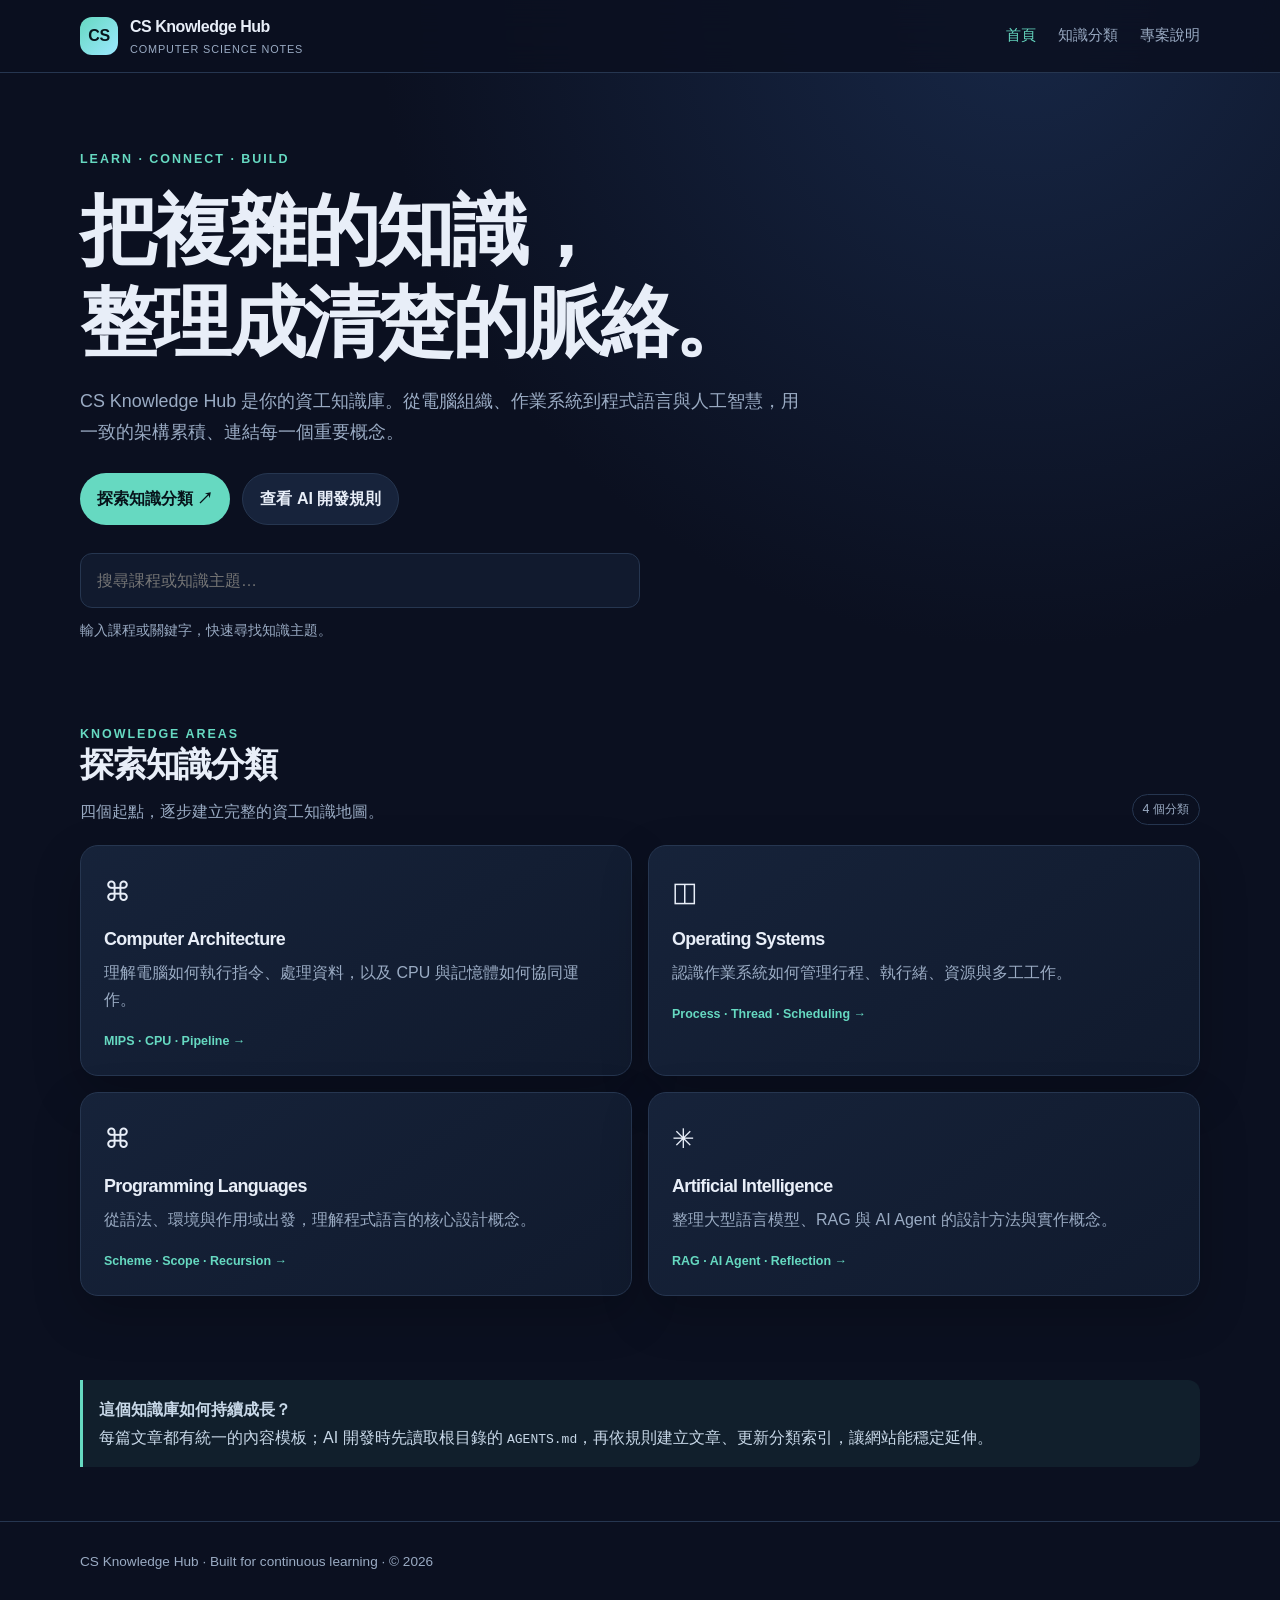
<file: index.html>
<!doctype html>
<html lang="zh-Hant">
<head>
  <meta charset="utf-8">
  <meta name="viewport" content="width=device-width, initial-scale=1">
  <meta name="description" content="CS Knowledge Hub — 以繁體中文整理資工課程知識。">
  <title>CS Knowledge Hub | 資工知識庫</title>
  <link rel="stylesheet" href="assets/css/style.css">
  <script src="assets/js/main.js" defer></script>
</head>
<body>
<header class="site-header"><div class="header-inner">
  <a class="brand" href="index.html"><span class="brand-mark">CS</span><span>CS Knowledge Hub<small>COMPUTER SCIENCE NOTES</small></span></a>
  <nav class="nav" aria-label="主要導覽"><a href="index.html" aria-current="page">首頁</a><a href="#courses">知識分類</a><a href="README.md">專案說明</a></nav>
</div></header>
<main>
  <section class="hero container">
    <div class="eyebrow">Learn · Connect · Build</div>
    <h1>把複雜的知識，<br>整理成清楚的脈絡。</h1>
    <p class="lead">CS Knowledge Hub 是你的資工知識庫。從電腦組織、作業系統到程式語言與人工智慧，用一致的架構累積、連結每一個重要概念。</p>
    <div class="hero-actions"><a class="btn" href="#courses">探索知識分類 ↗</a><a class="btn secondary" href="AGENTS.md">查看 AI 開發規則</a></div>
    <div class="search-wrap"><input type="search" data-search placeholder="搜尋課程或知識主題…" aria-label="搜尋知識主題"></div>
    <div class="search-results" data-search-result aria-live="polite">輸入課程或關鍵字，快速尋找知識主題。</div>
  </section>
  <section class="section container" id="courses">
    <div class="section-head"><div><div class="eyebrow">Knowledge Areas</div><h2>探索知識分類</h2><p>四個起點，逐步建立完整的資工知識地圖。</p></div><span class="pill">4 個分類</span></div>
    <div class="grid">
      <a class="card" data-search-item href="pages/computer-architecture/index.html"><div class="card-icon">⌘</div><h3>Computer Architecture</h3><p>理解電腦如何執行指令、處理資料，以及 CPU 與記憶體如何協同運作。</p><div class="card-meta">MIPS · CPU · Pipeline →</div></a>
      <a class="card" data-search-item href="pages/operating-systems/index.html"><div class="card-icon">◫</div><h3>Operating Systems</h3><p>認識作業系統如何管理行程、執行緒、資源與多工工作。</p><div class="card-meta">Process · Thread · Scheduling →</div></a>
      <a class="card" data-search-item href="pages/programming-languages/index.html"><div class="card-icon">⌘</div><h3>Programming Languages</h3><p>從語法、環境與作用域出發，理解程式語言的核心設計概念。</p><div class="card-meta">Scheme · Scope · Recursion →</div></a>
      <a class="card" data-search-item href="pages/artificial-intelligence/index.html"><div class="card-icon">✳</div><h3>Artificial Intelligence</h3><p>整理大型語言模型、RAG 與 AI Agent 的設計方法與實作概念。</p><div class="card-meta">RAG · AI Agent · Reflection →</div></a>
    </div>
  </section>
  <section class="section container">
    <div class="callout"><strong>這個知識庫如何持續成長？</strong><br>每篇文章都有統一的內容模板；AI 開發時先讀取根目錄的 <code>AGENTS.md</code>，再依規則建立文章、更新分類索引，讓網站能穩定延伸。</div>
  </section>
</main>
<footer class="site-footer"><div class="container">CS Knowledge Hub · Built for continuous learning · © <span data-year></span></div></footer>
</body></html>
</file>
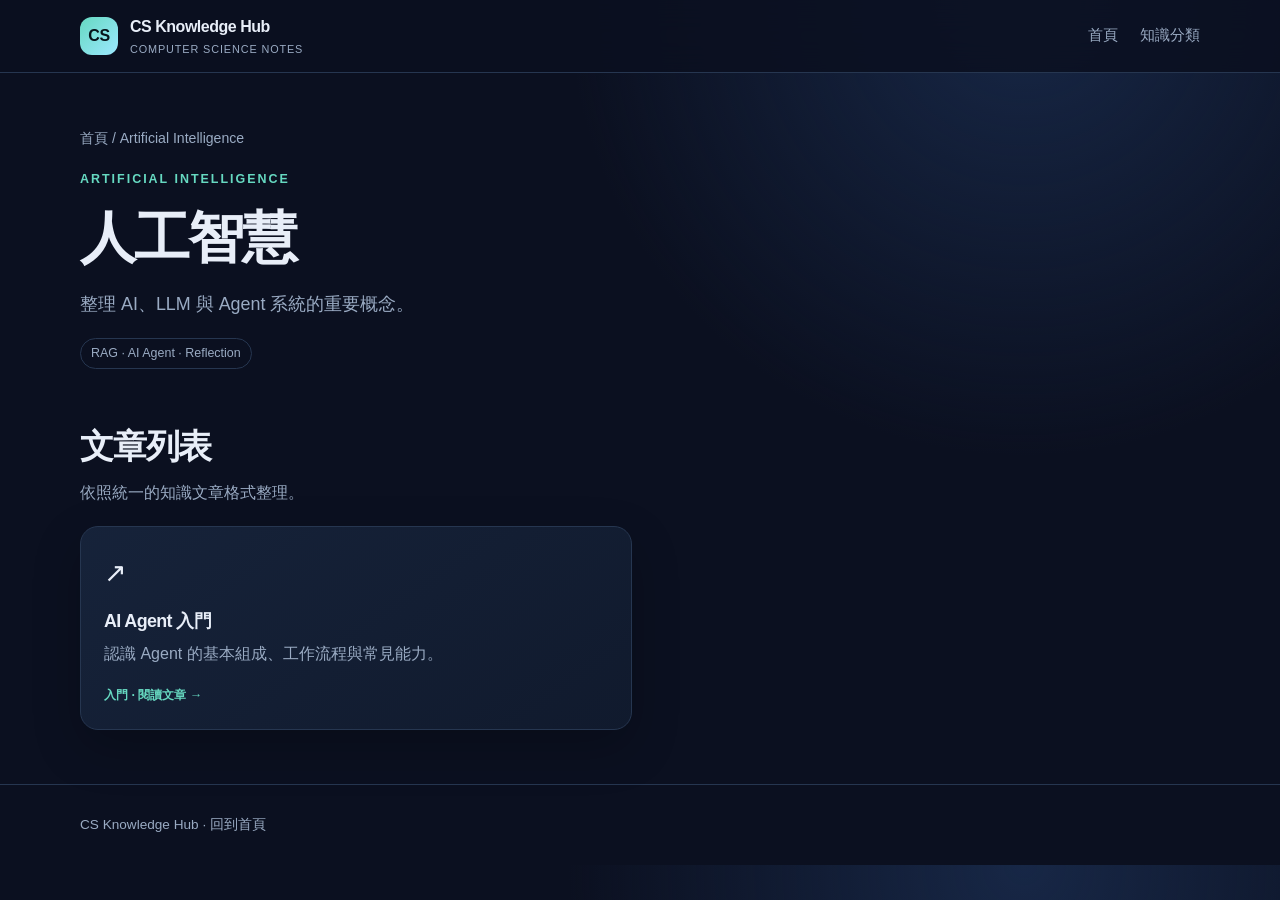
<file: pages/artificial-intelligence/index.html>
<!doctype html>
<html lang="zh-Hant"><head><meta charset="utf-8"><meta name="viewport" content="width=device-width, initial-scale=1">
<title>Artificial Intelligence | CS Knowledge Hub</title><link rel="stylesheet" href="../../assets/css/style.css"><script src="../../assets/js/main.js" defer></script></head>
<body><header class="site-header"><div class="header-inner"><a class="brand" href="../../index.html"><span class="brand-mark">CS</span><span>CS Knowledge Hub<small>COMPUTER SCIENCE NOTES</small></span></a><nav class="nav" aria-label="主要導覽"><a href="../../index.html">首頁</a><a href="../../index.html#courses">知識分類</a></nav></div></header>
<main class="container"><section class="page-hero"><div class="breadcrumb"><a href="../../index.html">首頁</a> / Artificial Intelligence</div><div class="eyebrow">Artificial Intelligence</div><h1>人工智慧</h1><p class="lead">整理 AI、LLM 與 Agent 系統的重要概念。</p><span class="pill">RAG · AI Agent · Reflection</span></section>
<section class="section"><div class="section-head"><div><h2>文章列表</h2><p>依照統一的知識文章格式整理。</p></div></div>
<div class="grid"><a class="card" href="ai-agent-basics.html"><div class="card-icon">↗</div><h3>AI Agent 入門</h3><p>認識 Agent 的基本組成、工作流程與常見能力。</p><div class="card-meta">入門 · 閱讀文章 →</div></a></div>
</section></main><footer class="site-footer"><div class="container">CS Knowledge Hub · <a href="../../index.html">回到首頁</a></div></footer></body></html>
</file>
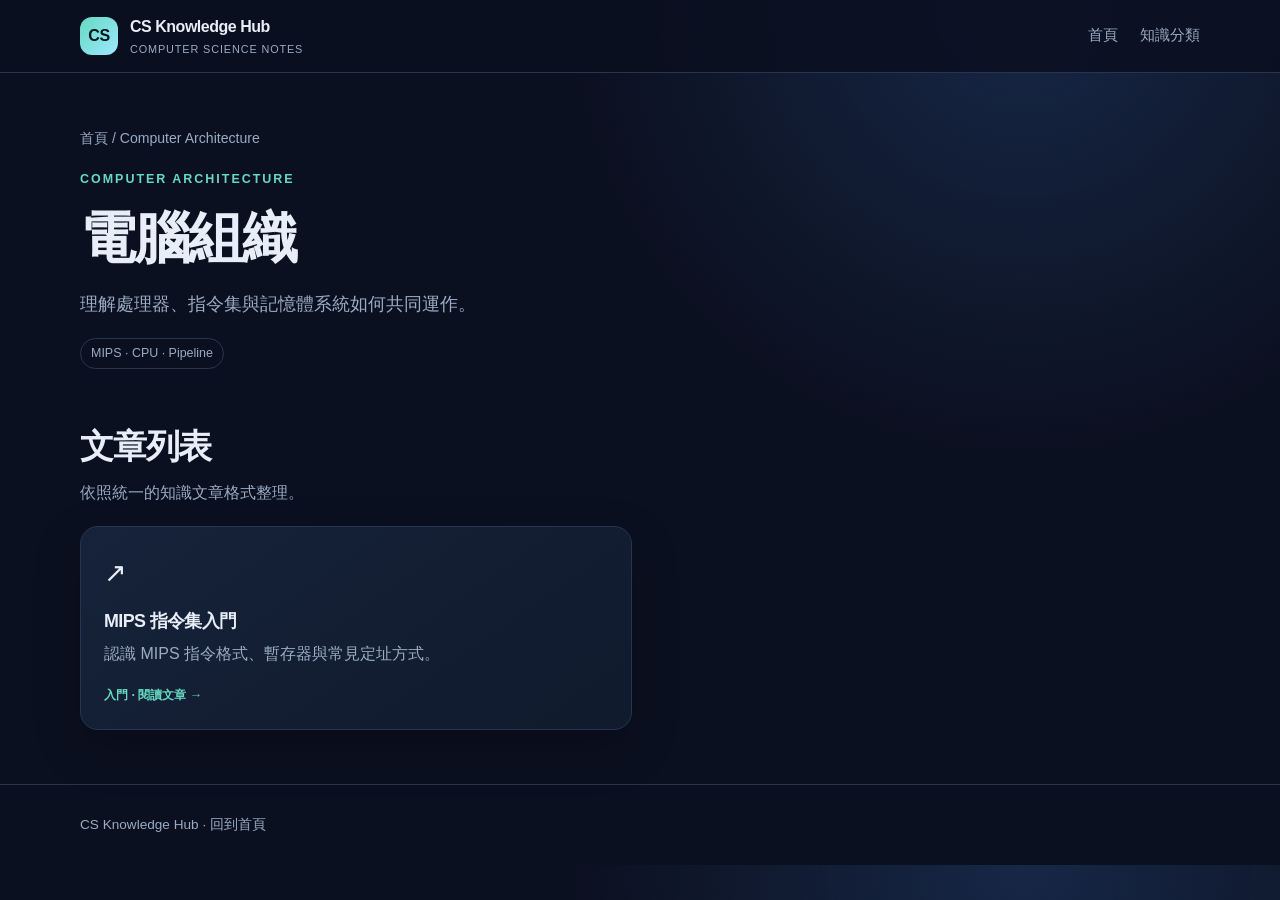
<file: pages/computer-architecture/index.html>
<!doctype html>
<html lang="zh-Hant"><head><meta charset="utf-8"><meta name="viewport" content="width=device-width, initial-scale=1">
<title>Computer Architecture | CS Knowledge Hub</title><link rel="stylesheet" href="../../assets/css/style.css"><script src="../../assets/js/main.js" defer></script></head>
<body><header class="site-header"><div class="header-inner"><a class="brand" href="../../index.html"><span class="brand-mark">CS</span><span>CS Knowledge Hub<small>COMPUTER SCIENCE NOTES</small></span></a><nav class="nav" aria-label="主要導覽"><a href="../../index.html">首頁</a><a href="../../index.html#courses">知識分類</a></nav></div></header>
<main class="container"><section class="page-hero"><div class="breadcrumb"><a href="../../index.html">首頁</a> / Computer Architecture</div><div class="eyebrow">Computer Architecture</div><h1>電腦組織</h1><p class="lead">理解處理器、指令集與記憶體系統如何共同運作。</p><span class="pill">MIPS · CPU · Pipeline</span></section>
<section class="section"><div class="section-head"><div><h2>文章列表</h2><p>依照統一的知識文章格式整理。</p></div></div>
<div class="grid"><a class="card" href="mips-basics.html"><div class="card-icon">↗</div><h3>MIPS 指令集入門</h3><p>認識 MIPS 指令格式、暫存器與常見定址方式。</p><div class="card-meta">入門 · 閱讀文章 →</div></a></div>
</section></main><footer class="site-footer"><div class="container">CS Knowledge Hub · <a href="../../index.html">回到首頁</a></div></footer></body></html>
</file>
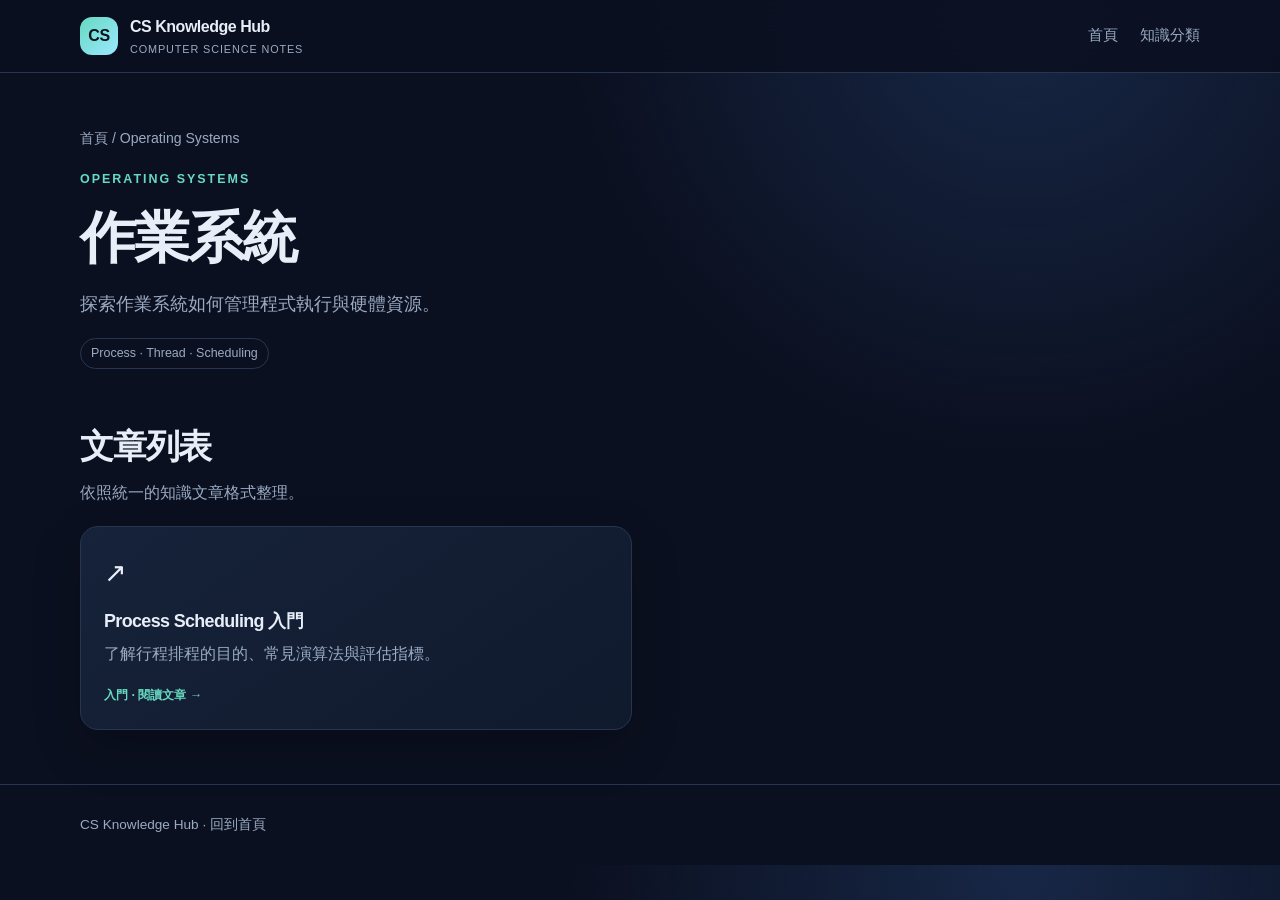
<file: pages/operating-systems/index.html>
<!doctype html>
<html lang="zh-Hant"><head><meta charset="utf-8"><meta name="viewport" content="width=device-width, initial-scale=1">
<title>Operating Systems | CS Knowledge Hub</title><link rel="stylesheet" href="../../assets/css/style.css"><script src="../../assets/js/main.js" defer></script></head>
<body><header class="site-header"><div class="header-inner"><a class="brand" href="../../index.html"><span class="brand-mark">CS</span><span>CS Knowledge Hub<small>COMPUTER SCIENCE NOTES</small></span></a><nav class="nav" aria-label="主要導覽"><a href="../../index.html">首頁</a><a href="../../index.html#courses">知識分類</a></nav></div></header>
<main class="container"><section class="page-hero"><div class="breadcrumb"><a href="../../index.html">首頁</a> / Operating Systems</div><div class="eyebrow">Operating Systems</div><h1>作業系統</h1><p class="lead">探索作業系統如何管理程式執行與硬體資源。</p><span class="pill">Process · Thread · Scheduling</span></section>
<section class="section"><div class="section-head"><div><h2>文章列表</h2><p>依照統一的知識文章格式整理。</p></div></div>
<div class="grid"><a class="card" href="process-scheduling.html"><div class="card-icon">↗</div><h3>Process Scheduling 入門</h3><p>了解行程排程的目的、常見演算法與評估指標。</p><div class="card-meta">入門 · 閱讀文章 →</div></a></div>
</section></main><footer class="site-footer"><div class="container">CS Knowledge Hub · <a href="../../index.html">回到首頁</a></div></footer></body></html>
</file>
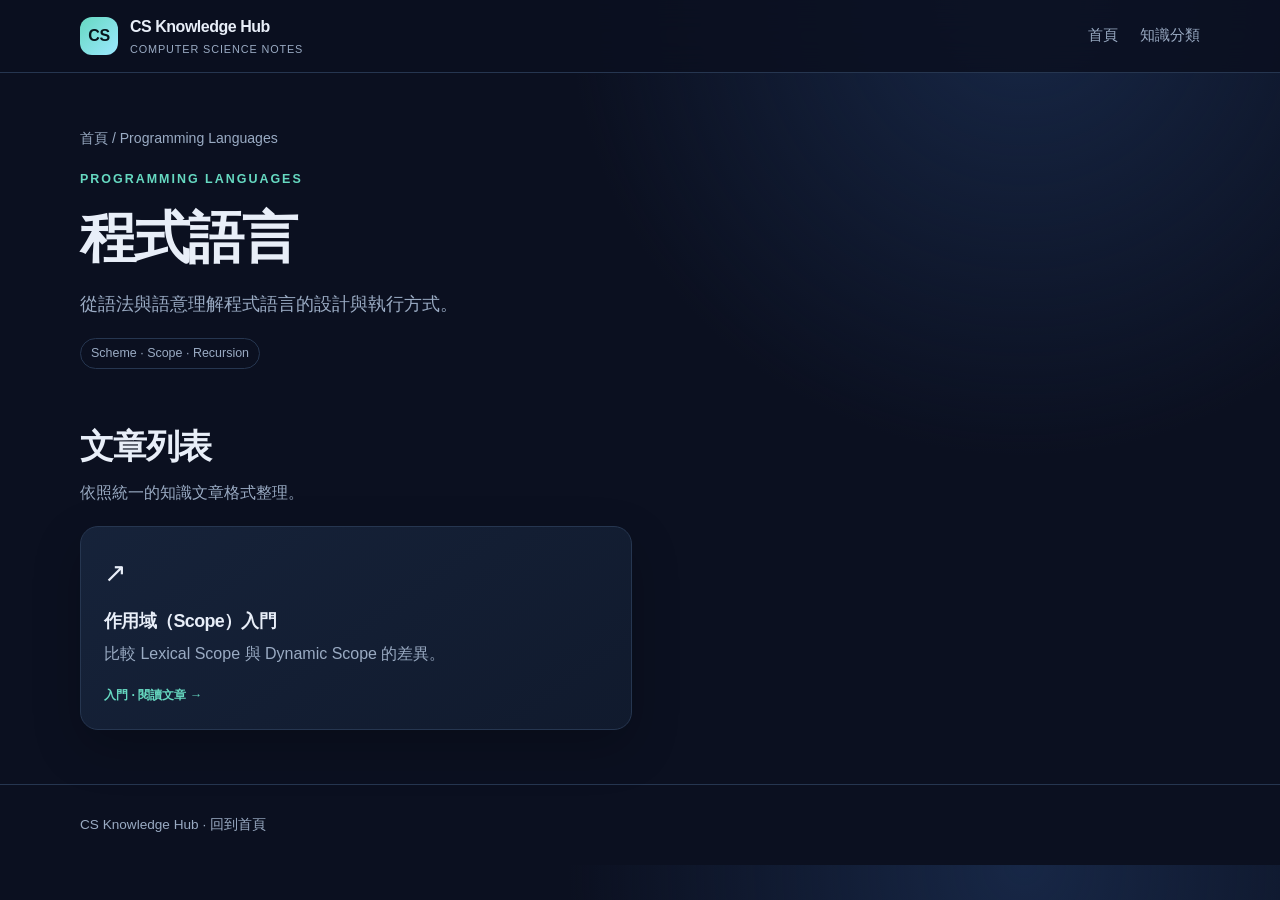
<file: pages/programming-languages/index.html>
<!doctype html>
<html lang="zh-Hant"><head><meta charset="utf-8"><meta name="viewport" content="width=device-width, initial-scale=1">
<title>Programming Languages | CS Knowledge Hub</title><link rel="stylesheet" href="../../assets/css/style.css"><script src="../../assets/js/main.js" defer></script></head>
<body><header class="site-header"><div class="header-inner"><a class="brand" href="../../index.html"><span class="brand-mark">CS</span><span>CS Knowledge Hub<small>COMPUTER SCIENCE NOTES</small></span></a><nav class="nav" aria-label="主要導覽"><a href="../../index.html">首頁</a><a href="../../index.html#courses">知識分類</a></nav></div></header>
<main class="container"><section class="page-hero"><div class="breadcrumb"><a href="../../index.html">首頁</a> / Programming Languages</div><div class="eyebrow">Programming Languages</div><h1>程式語言</h1><p class="lead">從語法與語意理解程式語言的設計與執行方式。</p><span class="pill">Scheme · Scope · Recursion</span></section>
<section class="section"><div class="section-head"><div><h2>文章列表</h2><p>依照統一的知識文章格式整理。</p></div></div>
<div class="grid"><a class="card" href="scope-basics.html"><div class="card-icon">↗</div><h3>作用域（Scope）入門</h3><p>比較 Lexical Scope 與 Dynamic Scope 的差異。</p><div class="card-meta">入門 · 閱讀文章 →</div></a></div>
</section></main><footer class="site-footer"><div class="container">CS Knowledge Hub · <a href="../../index.html">回到首頁</a></div></footer></body></html>
</file>
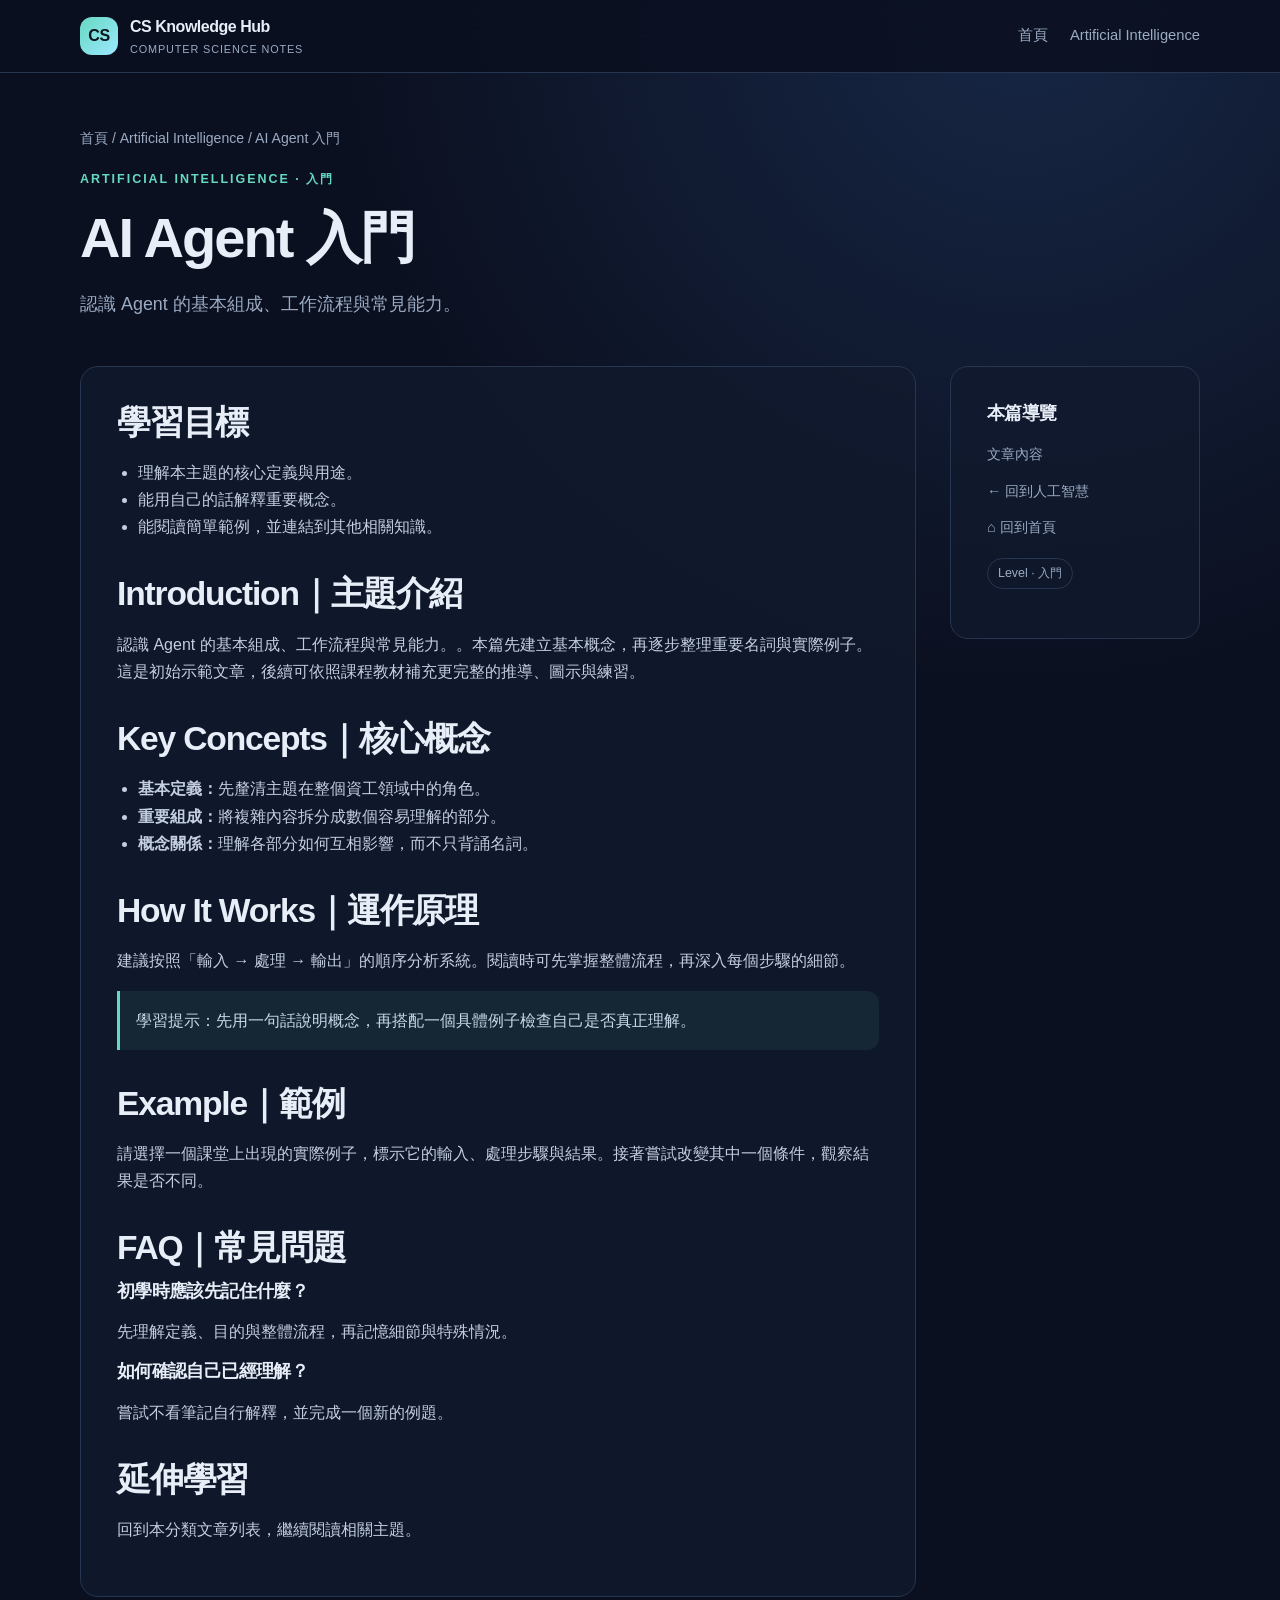
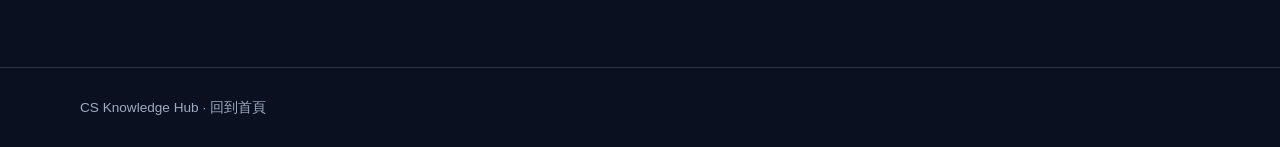
<file: pages/artificial-intelligence/ai-agent-basics.html>
<!doctype html>
<html lang="zh-Hant"><head><meta charset="utf-8"><meta name="viewport" content="width=device-width, initial-scale=1">
<title>AI Agent 入門 | CS Knowledge Hub</title><link rel="stylesheet" href="../../assets/css/style.css"><script src="../../assets/js/main.js" defer></script></head>
<body><header class="site-header"><div class="header-inner"><a class="brand" href="../../index.html"><span class="brand-mark">CS</span><span>CS Knowledge Hub<small>COMPUTER SCIENCE NOTES</small></span></a><nav class="nav" aria-label="主要導覽"><a href="../../index.html">首頁</a><a href="index.html">Artificial Intelligence</a></nav></div></header>
<main class="container"><section class="page-hero"><div class="breadcrumb"><a href="../../index.html">首頁</a> / <a href="index.html">Artificial Intelligence</a> / AI Agent 入門</div><div class="eyebrow">Artificial Intelligence · 入門</div><h1>AI Agent 入門</h1><p class="lead">認識 Agent 的基本組成、工作流程與常見能力。</p></section>
<div class="article-layout"><article class="article">
<h2>學習目標</h2><ul><li>理解本主題的核心定義與用途。</li><li>能用自己的話解釋重要概念。</li><li>能閱讀簡單範例，並連結到其他相關知識。</li></ul>
<h2>Introduction｜主題介紹</h2><p>認識 Agent 的基本組成、工作流程與常見能力。。本篇先建立基本概念，再逐步整理重要名詞與實際例子。這是初始示範文章，後續可依照課程教材補充更完整的推導、圖示與練習。</p>
<h2>Key Concepts｜核心概念</h2><ul><li><strong>基本定義：</strong>先釐清主題在整個資工領域中的角色。</li><li><strong>重要組成：</strong>將複雜內容拆分成數個容易理解的部分。</li><li><strong>概念關係：</strong>理解各部分如何互相影響，而不只背誦名詞。</li></ul>
<h2>How It Works｜運作原理</h2><p>建議按照「輸入 → 處理 → 輸出」的順序分析系統。閱讀時可先掌握整體流程，再深入每個步驟的細節。</p>
<div class="callout">學習提示：先用一句話說明概念，再搭配一個具體例子檢查自己是否真正理解。</div>
<h2>Example｜範例</h2><p>請選擇一個課堂上出現的實際例子，標示它的輸入、處理步驟與結果。接著嘗試改變其中一個條件，觀察結果是否不同。</p>
<h2>FAQ｜常見問題</h2><h3>初學時應該先記住什麼？</h3><p>先理解定義、目的與整體流程，再記憶細節與特殊情況。</p>
<h3>如何確認自己已經理解？</h3><p>嘗試不看筆記自行解釋，並完成一個新的例題。</p>
<h2>延伸學習</h2><p>回到<a href="index.html">本分類文章列表</a>，繼續閱讀相關主題。</p>
</article><aside class="side-panel"><h3>本篇導覽</h3><a href="#top">文章內容</a><a href="index.html">← 回到人工智慧</a><a href="../../index.html">⌂ 回到首頁</a><p class="pill">Level · 入門</p></aside></div></main>
<footer class="site-footer"><div class="container">CS Knowledge Hub · <a href="../../index.html">回到首頁</a></div></footer></body></html>
</file>
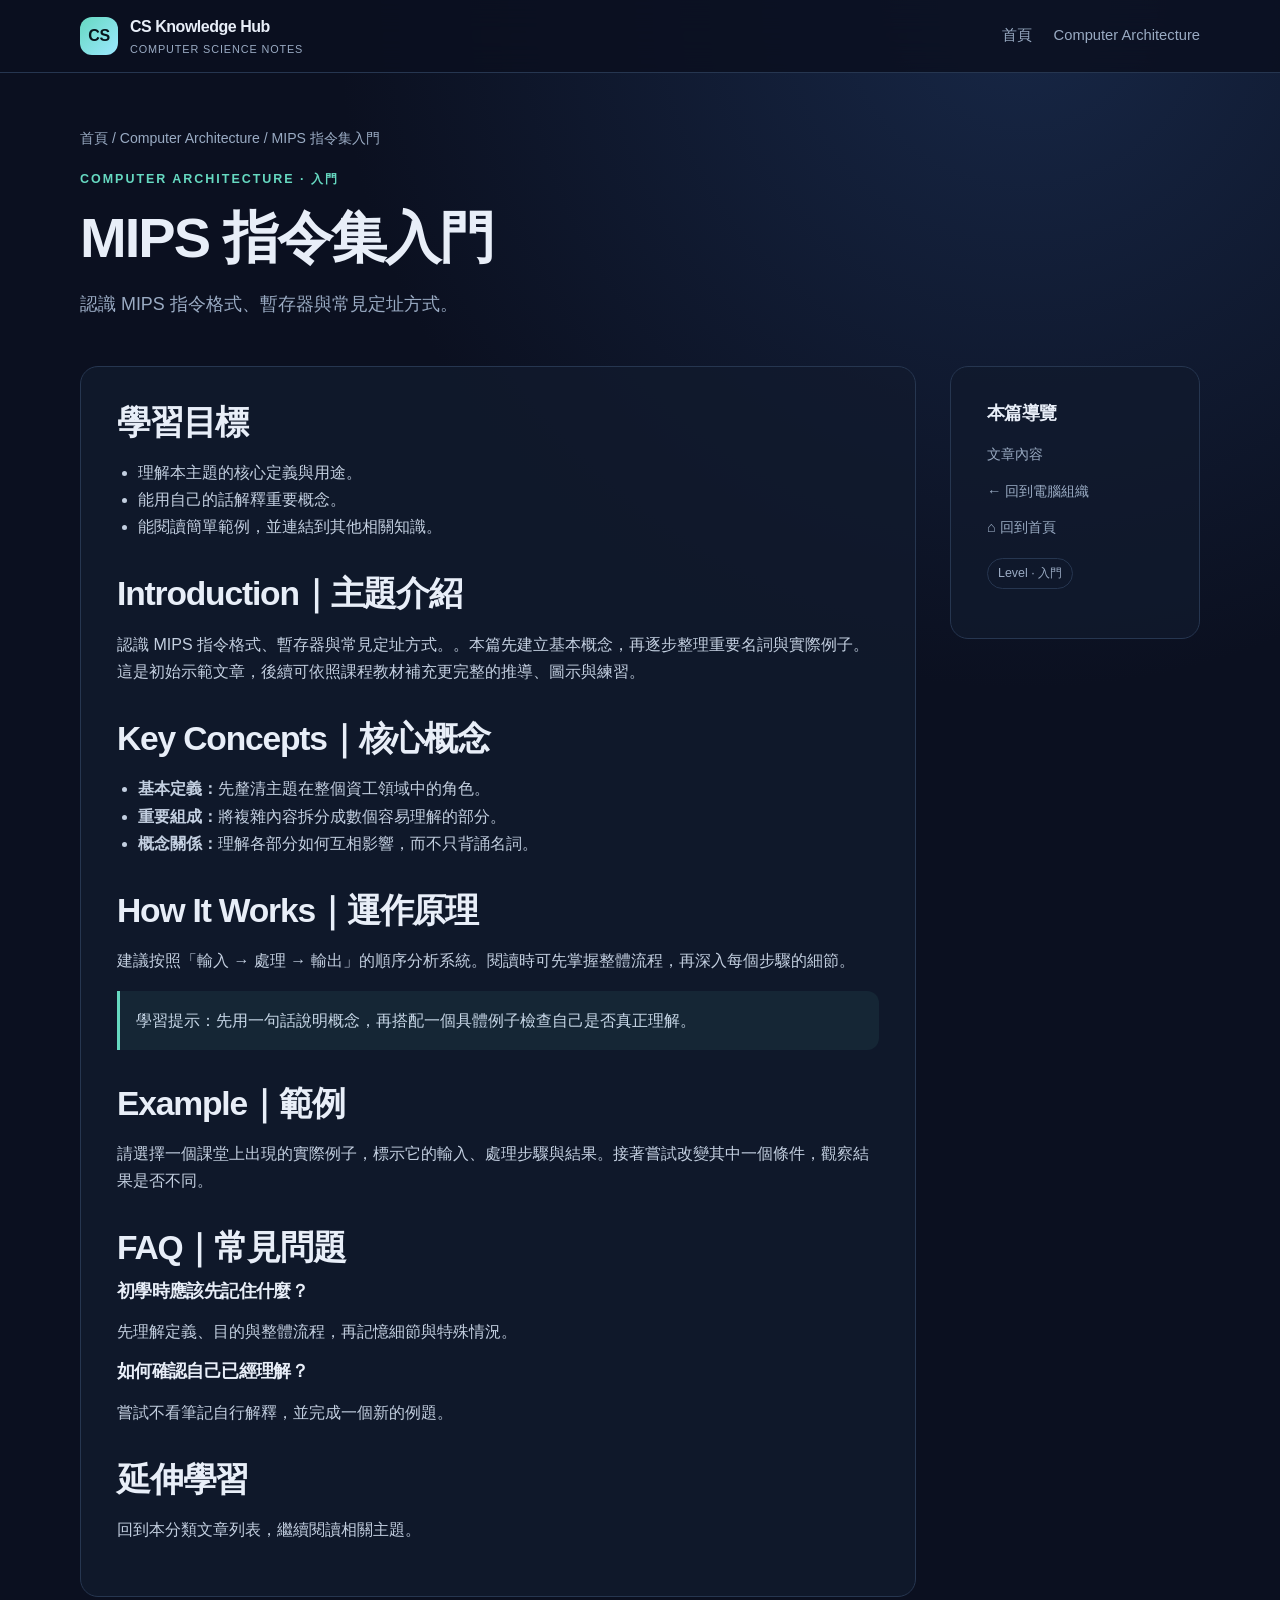
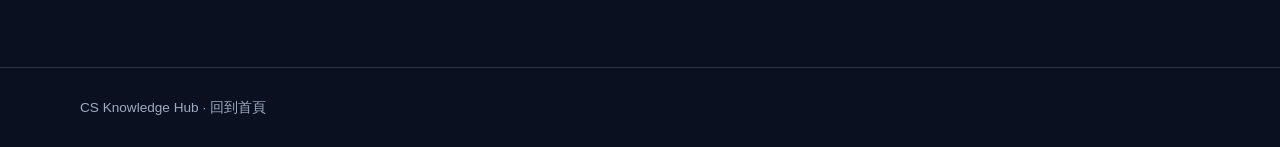
<file: pages/computer-architecture/mips-basics.html>
<!doctype html>
<html lang="zh-Hant"><head><meta charset="utf-8"><meta name="viewport" content="width=device-width, initial-scale=1">
<title>MIPS 指令集入門 | CS Knowledge Hub</title><link rel="stylesheet" href="../../assets/css/style.css"><script src="../../assets/js/main.js" defer></script></head>
<body><header class="site-header"><div class="header-inner"><a class="brand" href="../../index.html"><span class="brand-mark">CS</span><span>CS Knowledge Hub<small>COMPUTER SCIENCE NOTES</small></span></a><nav class="nav" aria-label="主要導覽"><a href="../../index.html">首頁</a><a href="index.html">Computer Architecture</a></nav></div></header>
<main class="container"><section class="page-hero"><div class="breadcrumb"><a href="../../index.html">首頁</a> / <a href="index.html">Computer Architecture</a> / MIPS 指令集入門</div><div class="eyebrow">Computer Architecture · 入門</div><h1>MIPS 指令集入門</h1><p class="lead">認識 MIPS 指令格式、暫存器與常見定址方式。</p></section>
<div class="article-layout"><article class="article">
<h2>學習目標</h2><ul><li>理解本主題的核心定義與用途。</li><li>能用自己的話解釋重要概念。</li><li>能閱讀簡單範例，並連結到其他相關知識。</li></ul>
<h2>Introduction｜主題介紹</h2><p>認識 MIPS 指令格式、暫存器與常見定址方式。。本篇先建立基本概念，再逐步整理重要名詞與實際例子。這是初始示範文章，後續可依照課程教材補充更完整的推導、圖示與練習。</p>
<h2>Key Concepts｜核心概念</h2><ul><li><strong>基本定義：</strong>先釐清主題在整個資工領域中的角色。</li><li><strong>重要組成：</strong>將複雜內容拆分成數個容易理解的部分。</li><li><strong>概念關係：</strong>理解各部分如何互相影響，而不只背誦名詞。</li></ul>
<h2>How It Works｜運作原理</h2><p>建議按照「輸入 → 處理 → 輸出」的順序分析系統。閱讀時可先掌握整體流程，再深入每個步驟的細節。</p>
<div class="callout">學習提示：先用一句話說明概念，再搭配一個具體例子檢查自己是否真正理解。</div>
<h2>Example｜範例</h2><p>請選擇一個課堂上出現的實際例子，標示它的輸入、處理步驟與結果。接著嘗試改變其中一個條件，觀察結果是否不同。</p>
<h2>FAQ｜常見問題</h2><h3>初學時應該先記住什麼？</h3><p>先理解定義、目的與整體流程，再記憶細節與特殊情況。</p>
<h3>如何確認自己已經理解？</h3><p>嘗試不看筆記自行解釋，並完成一個新的例題。</p>
<h2>延伸學習</h2><p>回到<a href="index.html">本分類文章列表</a>，繼續閱讀相關主題。</p>
</article><aside class="side-panel"><h3>本篇導覽</h3><a href="#top">文章內容</a><a href="index.html">← 回到電腦組織</a><a href="../../index.html">⌂ 回到首頁</a><p class="pill">Level · 入門</p></aside></div></main>
<footer class="site-footer"><div class="container">CS Knowledge Hub · <a href="../../index.html">回到首頁</a></div></footer></body></html>
</file>
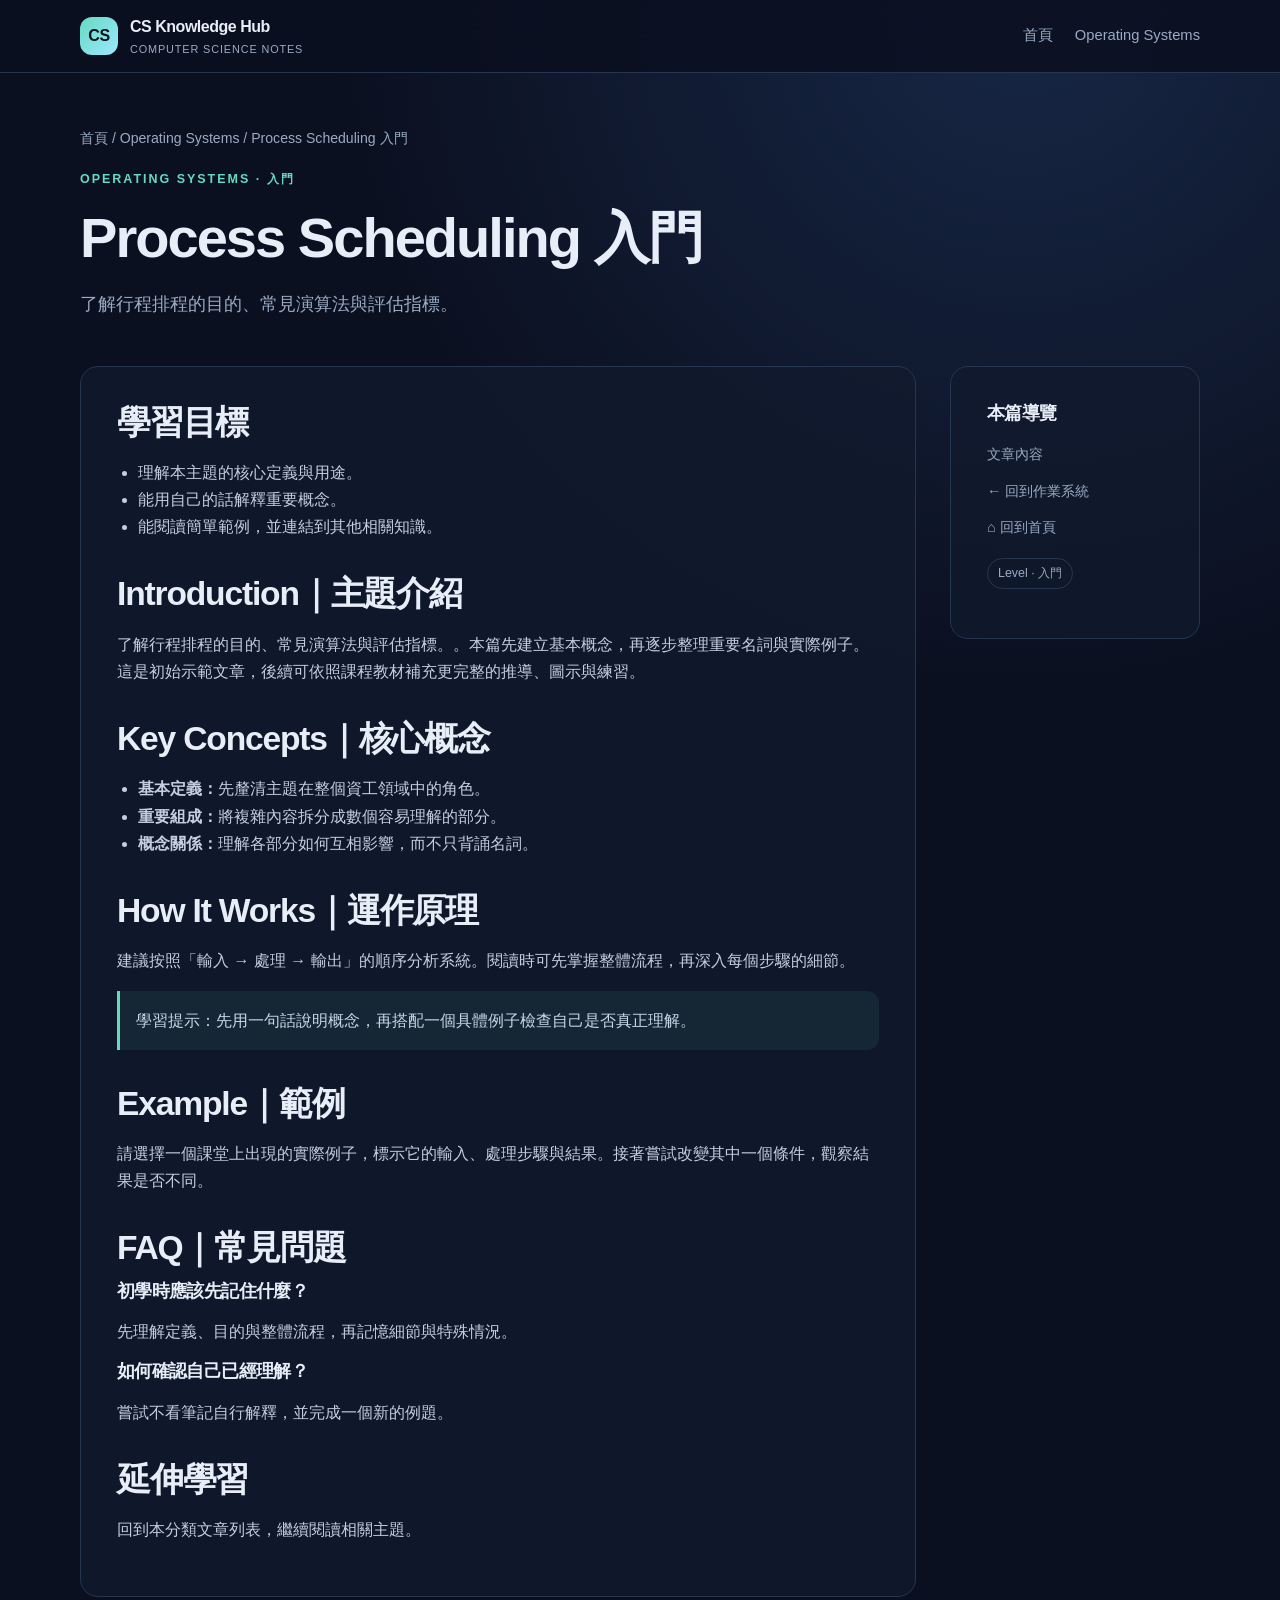
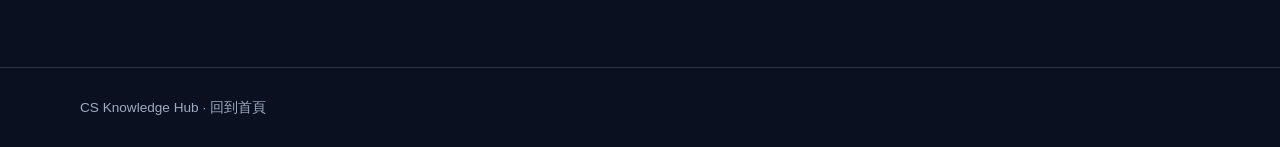
<file: pages/operating-systems/process-scheduling.html>
<!doctype html>
<html lang="zh-Hant"><head><meta charset="utf-8"><meta name="viewport" content="width=device-width, initial-scale=1">
<title>Process Scheduling 入門 | CS Knowledge Hub</title><link rel="stylesheet" href="../../assets/css/style.css"><script src="../../assets/js/main.js" defer></script></head>
<body><header class="site-header"><div class="header-inner"><a class="brand" href="../../index.html"><span class="brand-mark">CS</span><span>CS Knowledge Hub<small>COMPUTER SCIENCE NOTES</small></span></a><nav class="nav" aria-label="主要導覽"><a href="../../index.html">首頁</a><a href="index.html">Operating Systems</a></nav></div></header>
<main class="container"><section class="page-hero"><div class="breadcrumb"><a href="../../index.html">首頁</a> / <a href="index.html">Operating Systems</a> / Process Scheduling 入門</div><div class="eyebrow">Operating Systems · 入門</div><h1>Process Scheduling 入門</h1><p class="lead">了解行程排程的目的、常見演算法與評估指標。</p></section>
<div class="article-layout"><article class="article">
<h2>學習目標</h2><ul><li>理解本主題的核心定義與用途。</li><li>能用自己的話解釋重要概念。</li><li>能閱讀簡單範例，並連結到其他相關知識。</li></ul>
<h2>Introduction｜主題介紹</h2><p>了解行程排程的目的、常見演算法與評估指標。。本篇先建立基本概念，再逐步整理重要名詞與實際例子。這是初始示範文章，後續可依照課程教材補充更完整的推導、圖示與練習。</p>
<h2>Key Concepts｜核心概念</h2><ul><li><strong>基本定義：</strong>先釐清主題在整個資工領域中的角色。</li><li><strong>重要組成：</strong>將複雜內容拆分成數個容易理解的部分。</li><li><strong>概念關係：</strong>理解各部分如何互相影響，而不只背誦名詞。</li></ul>
<h2>How It Works｜運作原理</h2><p>建議按照「輸入 → 處理 → 輸出」的順序分析系統。閱讀時可先掌握整體流程，再深入每個步驟的細節。</p>
<div class="callout">學習提示：先用一句話說明概念，再搭配一個具體例子檢查自己是否真正理解。</div>
<h2>Example｜範例</h2><p>請選擇一個課堂上出現的實際例子，標示它的輸入、處理步驟與結果。接著嘗試改變其中一個條件，觀察結果是否不同。</p>
<h2>FAQ｜常見問題</h2><h3>初學時應該先記住什麼？</h3><p>先理解定義、目的與整體流程，再記憶細節與特殊情況。</p>
<h3>如何確認自己已經理解？</h3><p>嘗試不看筆記自行解釋，並完成一個新的例題。</p>
<h2>延伸學習</h2><p>回到<a href="index.html">本分類文章列表</a>，繼續閱讀相關主題。</p>
</article><aside class="side-panel"><h3>本篇導覽</h3><a href="#top">文章內容</a><a href="index.html">← 回到作業系統</a><a href="../../index.html">⌂ 回到首頁</a><p class="pill">Level · 入門</p></aside></div></main>
<footer class="site-footer"><div class="container">CS Knowledge Hub · <a href="../../index.html">回到首頁</a></div></footer></body></html>
</file>
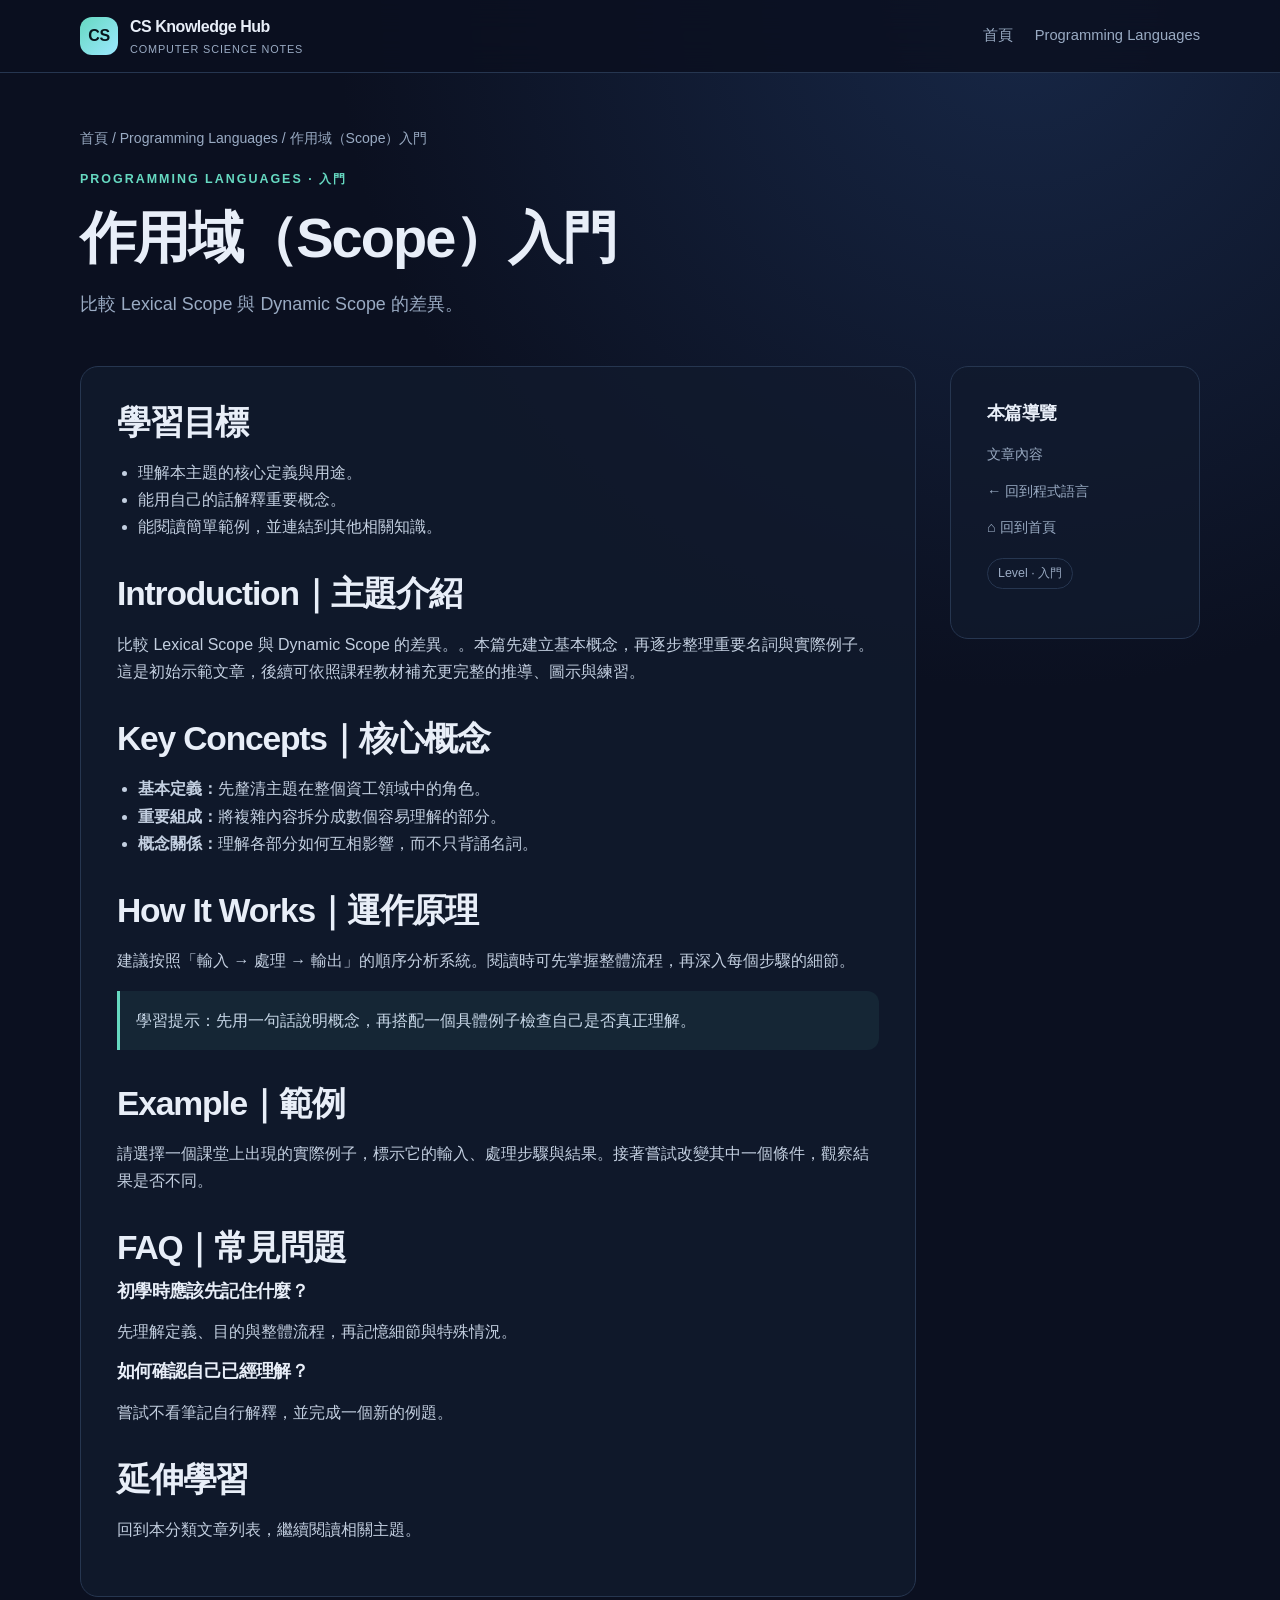
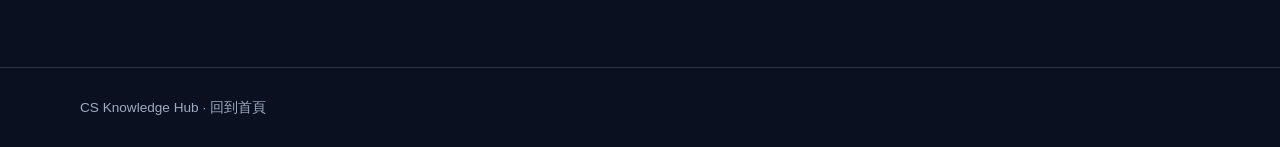
<file: pages/programming-languages/scope-basics.html>
<!doctype html>
<html lang="zh-Hant"><head><meta charset="utf-8"><meta name="viewport" content="width=device-width, initial-scale=1">
<title>作用域（Scope）入門 | CS Knowledge Hub</title><link rel="stylesheet" href="../../assets/css/style.css"><script src="../../assets/js/main.js" defer></script></head>
<body><header class="site-header"><div class="header-inner"><a class="brand" href="../../index.html"><span class="brand-mark">CS</span><span>CS Knowledge Hub<small>COMPUTER SCIENCE NOTES</small></span></a><nav class="nav" aria-label="主要導覽"><a href="../../index.html">首頁</a><a href="index.html">Programming Languages</a></nav></div></header>
<main class="container"><section class="page-hero"><div class="breadcrumb"><a href="../../index.html">首頁</a> / <a href="index.html">Programming Languages</a> / 作用域（Scope）入門</div><div class="eyebrow">Programming Languages · 入門</div><h1>作用域（Scope）入門</h1><p class="lead">比較 Lexical Scope 與 Dynamic Scope 的差異。</p></section>
<div class="article-layout"><article class="article">
<h2>學習目標</h2><ul><li>理解本主題的核心定義與用途。</li><li>能用自己的話解釋重要概念。</li><li>能閱讀簡單範例，並連結到其他相關知識。</li></ul>
<h2>Introduction｜主題介紹</h2><p>比較 Lexical Scope 與 Dynamic Scope 的差異。。本篇先建立基本概念，再逐步整理重要名詞與實際例子。這是初始示範文章，後續可依照課程教材補充更完整的推導、圖示與練習。</p>
<h2>Key Concepts｜核心概念</h2><ul><li><strong>基本定義：</strong>先釐清主題在整個資工領域中的角色。</li><li><strong>重要組成：</strong>將複雜內容拆分成數個容易理解的部分。</li><li><strong>概念關係：</strong>理解各部分如何互相影響，而不只背誦名詞。</li></ul>
<h2>How It Works｜運作原理</h2><p>建議按照「輸入 → 處理 → 輸出」的順序分析系統。閱讀時可先掌握整體流程，再深入每個步驟的細節。</p>
<div class="callout">學習提示：先用一句話說明概念，再搭配一個具體例子檢查自己是否真正理解。</div>
<h2>Example｜範例</h2><p>請選擇一個課堂上出現的實際例子，標示它的輸入、處理步驟與結果。接著嘗試改變其中一個條件，觀察結果是否不同。</p>
<h2>FAQ｜常見問題</h2><h3>初學時應該先記住什麼？</h3><p>先理解定義、目的與整體流程，再記憶細節與特殊情況。</p>
<h3>如何確認自己已經理解？</h3><p>嘗試不看筆記自行解釋，並完成一個新的例題。</p>
<h2>延伸學習</h2><p>回到<a href="index.html">本分類文章列表</a>，繼續閱讀相關主題。</p>
</article><aside class="side-panel"><h3>本篇導覽</h3><a href="#top">文章內容</a><a href="index.html">← 回到程式語言</a><a href="../../index.html">⌂ 回到首頁</a><p class="pill">Level · 入門</p></aside></div></main>
<footer class="site-footer"><div class="container">CS Knowledge Hub · <a href="../../index.html">回到首頁</a></div></footer></body></html>
</file>
<file: assets/css/style.css>
:root {
  color-scheme: dark;
  --bg: #0b1020;
  --surface: #111a2e;
  --surface-2: #17233b;
  --border: #263650;
  --text: #e8eef8;
  --muted: #9aabc3;
  --accent: #66d9c1;
  --accent-2: #8ca9ff;
  --radius: 18px;
  --shadow: 0 18px 48px rgba(0, 0, 0, .22);
}
* { box-sizing: border-box; }
html { scroll-behavior: smooth; }
body {
  margin: 0; background: radial-gradient(circle at 80% 0%, #172746 0, transparent 34%), var(--bg);
  color: var(--text); font-family: Inter, "Noto Sans TC", "Microsoft JhengHei", sans-serif;
  line-height: 1.7;
}
a { color: inherit; text-decoration: none; }
a:hover { color: var(--accent); }
button, input { font: inherit; }
.site-header {
  position: sticky; top: 0; z-index: 10; backdrop-filter: blur(16px);
  background: rgba(11,16,32,.86); border-bottom: 1px solid var(--border);
}
.header-inner, .container { width: min(1120px, calc(100% - 40px)); margin: auto; }
.header-inner { min-height: 72px; display: flex; align-items: center; justify-content: space-between; gap: 20px; }
.brand { display: flex; align-items: center; gap: 12px; font-weight: 800; letter-spacing: -.03em; }
.brand-mark {
  display: grid; place-items: center; width: 38px; height: 38px; border-radius: 12px;
  color: #07131a; background: linear-gradient(135deg, var(--accent), #9ce8ff); font-weight: 900;
}
.brand small { display: block; color: var(--muted); font-size: .68rem; font-weight: 500; letter-spacing: .08em; }
.nav { display: flex; gap: 22px; color: var(--muted); font-size: .92rem; }
.nav a[aria-current="page"] { color: var(--accent); }
.hero { padding: 76px 0 52px; }
.eyebrow { color: var(--accent); font-size: .78rem; font-weight: 800; letter-spacing: .16em; text-transform: uppercase; }
h1, h2, h3 { line-height: 1.2; letter-spacing: -.035em; }
h1 { max-width: 800px; margin: 14px 0; font-size: clamp(2.5rem, 6vw, 4.8rem); }
h2 { font-size: clamp(1.55rem, 3vw, 2.1rem); margin: 0 0 12px; }
h3 { font-size: 1.12rem; margin: 0 0 8px; }
.lead { max-width: 720px; color: var(--muted); font-size: 1.12rem; }
.hero-actions { display: flex; flex-wrap: wrap; gap: 12px; margin-top: 26px; }
.btn {
  display: inline-flex; align-items: center; justify-content: center; padding: 11px 17px;
  border-radius: 999px; background: var(--accent); color: #07131a; font-weight: 800;
}
.btn:hover { color: #07131a; filter: brightness(1.08); }
.btn.secondary { color: var(--text); background: var(--surface-2); border: 1px solid var(--border); }
.section { padding: 30px 0 54px; }
.section-head { display: flex; align-items: end; justify-content: space-between; gap: 20px; margin-bottom: 20px; }
.section-head p { color: var(--muted); margin: 0; }
.grid { display: grid; grid-template-columns: repeat(2, minmax(0, 1fr)); gap: 16px; }
.card {
  display: block; padding: 23px; border: 1px solid var(--border); border-radius: var(--radius);
  background: linear-gradient(145deg, rgba(23,35,59,.96), rgba(17,26,46,.96)); box-shadow: var(--shadow);
  transition: transform .18s ease, border-color .18s ease;
}
.card:hover { transform: translateY(-3px); border-color: #52728e; color: var(--text); }
.card-icon { font-size: 1.7rem; margin-bottom: 14px; }
.card p { color: var(--muted); margin: 0; }
.card-meta { color: var(--accent); font-size: .78rem; font-weight: 700; margin-top: 18px; }
.search-wrap { display: flex; gap: 10px; max-width: 560px; margin-top: 28px; }
.search-wrap input {
  min-width: 0; flex: 1; padding: 13px 16px; color: var(--text); background: var(--surface);
  border: 1px solid var(--border); border-radius: 12px; outline: none;
}
.search-wrap input:focus { border-color: var(--accent); box-shadow: 0 0 0 3px rgba(102,217,193,.12); }
.search-results { color: var(--muted); font-size: .9rem; margin-top: 10px; }
.pill { display: inline-block; padding: 4px 10px; border: 1px solid var(--border); border-radius: 999px; color: var(--muted); font-size: .78rem; }
.page-hero { padding: 54px 0 28px; }
.breadcrumb { color: var(--muted); font-size: .88rem; margin-bottom: 18px; }
.page-hero h1 { font-size: clamp(2.2rem, 5vw, 3.5rem); }
.article-layout { display: grid; grid-template-columns: minmax(0, 1fr) 250px; gap: 34px; padding-bottom: 70px; }
.article, .side-panel { background: rgba(17,26,46,.78); border: 1px solid var(--border); border-radius: var(--radius); padding: clamp(20px, 4vw, 36px); }
.article h2 { margin-top: 34px; }
.article h2:first-child { margin-top: 0; }
.article p, .article li { color: #c3cfe0; }
.article ul, .article ol { padding-left: 1.3rem; }
.article code { color: var(--accent); background: #0a1324; padding: 2px 6px; border-radius: 5px; }
.article pre { overflow-x: auto; padding: 16px; background: #080e1b; border: 1px solid var(--border); border-radius: 12px; }
.callout { padding: 16px; border-left: 3px solid var(--accent); background: rgba(102,217,193,.07); border-radius: 0 12px 12px 0; color: #c8d8e8; }
.side-panel { align-self: start; position: sticky; top: 96px; }
.side-panel h3 { margin-bottom: 12px; }
.side-panel a { display: block; color: var(--muted); padding: 6px 0; font-size: .9rem; }
.site-footer { border-top: 1px solid var(--border); padding: 28px 0; color: var(--muted); font-size: .85rem; }
.empty-state { color: var(--muted); padding: 24px; border: 1px dashed var(--border); border-radius: 14px; }
[hidden] { display: none !important; }
:focus-visible { outline: 2px solid var(--accent); outline-offset: 3px; }
@media (max-width: 760px) {
  .header-inner { align-items: flex-start; flex-direction: column; padding: 14px 0; gap: 10px; }
  .nav { flex-wrap: wrap; gap: 14px; }
  .hero { padding-top: 52px; }
  .grid { grid-template-columns: 1fr; }
  .article-layout { grid-template-columns: 1fr; }
  .side-panel { position: static; }
}
</file>
